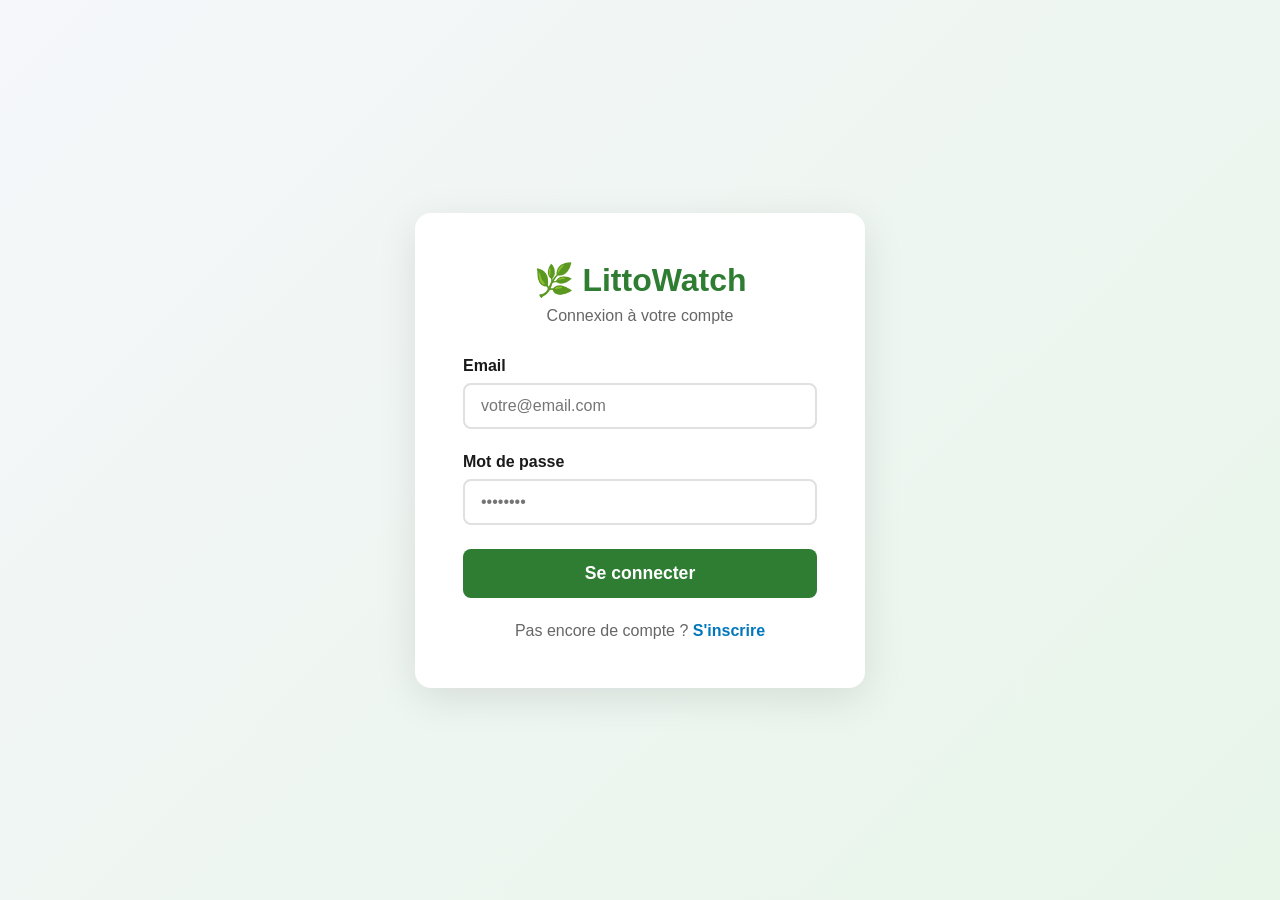
<file: connexion.html>
<!DOCTYPE html>
<html lang="fr">
<head>
    <meta charset="UTF-8">
    <meta name="viewport" content="width=device-width, initial-scale=1.0">
    <title>Connexion - LittoWatch</title>
    <style>
        :root {
            --vert-mangrove: #2E7D32;
            --bleu-ocean: #0277BD;
            --blanc: #FFFFFF;
            --gris-clair: #F5F7FA;
            --texte: #1A1A1A;
        }

        * { margin: 0; padding: 0; box-sizing: border-box; }

        body {
            font-family: 'Segoe UI', Roboto, sans-serif;
            background: linear-gradient(135deg, var(--gris-clair) 0%, #E8F5E9 100%);
            min-height: 100vh;
            display: flex;
            align-items: center;
            justify-content: center;
        }

        .auth-container {
            background: var(--blanc);
            padding: 3rem;
            border-radius: 16px;
            box-shadow: 0 10px 40px rgba(0,0,0,0.1);
            width: 100%;
            max-width: 450px;
        }

        .auth-logo {
            text-align: center;
            margin-bottom: 2rem;
        }

        .auth-logo h1 {
            color: var(--vert-mangrove);
            font-size: 2rem;
        }

        .auth-logo p {
            color: #666;
            margin-top: 0.5rem;
        }

        .form-group {
            margin-bottom: 1.5rem;
        }

        .form-group label {
            display: block;
            font-weight: 600;
            margin-bottom: 0.5rem;
            color: var(--texte);
        }

        .form-group input {
            width: 100%;
            padding: 12px 16px;
            border: 2px solid #e0e0e0;
            border-radius: 8px;
            font-size: 1rem;
            transition: border-color 0.3s;
        }

        .form-group input:focus {
            outline: none;
            border-color: var(--bleu-ocean);
        }

        .btn {
            width: 100%;
            padding: 14px;
            background-color: var(--vert-mangrove);
            color: var(--blanc);
            border: none;
            border-radius: 8px;
            font-size: 1.1rem;
            font-weight: 600;
            cursor: pointer;
            transition: 0.3s;
        }

        .btn:hover {
            background-color: #66BB6A;
        }

        .auth-link {
            text-align: center;
            margin-top: 1.5rem;
            color: #666;
        }

        .auth-link a {
            color: var(--bleu-ocean);
            text-decoration: none;
            font-weight: 600;
        }

        .auth-link a:hover {
            text-decoration: underline;
        }

        .message {
            padding: 12px;
            border-radius: 8px;
            margin-bottom: 1rem;
            display: none;
        }

        .message.error {
            background: #fde8e8;
            color: #c62828;
            border: 1px solid #ef9a9a;
            display: block;
        }

        .message.success {
            background: #e8f5e9;
            color: #2e7d32;
            border: 1px solid #a5d6a7;
            display: block;
        }
    </style>
</head>
<body>
    <div class="auth-container">
        <div class="auth-logo">
            <h1>🌿 LittoWatch</h1>
            <p>Connexion à votre compte</p>
        </div>

        <div id="message" class="message"></div>

        <form id="connexion-form">
            <div class="form-group">
                <label for="email">Email</label>
                <input type="email" id="email" placeholder="votre@email.com" required>
            </div>
            <div class="form-group">
                <label for="mot_de_passe">Mot de passe</label>
                <input type="password" id="mot_de_passe" placeholder="••••••••" required>
            </div>
            <button type="submit" class="btn">Se connecter</button>
        </form>

        <p class="auth-link">
            Pas encore de compte ? <a href="inscription.html">S'inscrire</a>
        </p>
    </div>

    <script>
        const API_URL = 'https://litto-watch-api.onrender.com';

        document.getElementById('connexion-form').addEventListener('submit', async (e) => {
            e.preventDefault();

            const email = document.getElementById('email').value;
            const mot_de_passe = document.getElementById('mot_de_passe').value;
            const message = document.getElementById('message');

            try {
                const response = await fetch(`${API_URL}/auth/connexion`, {
                    method: 'POST',
                    headers: { 'Content-Type': 'application/json' },
                    body: JSON.stringify({ email, mot_de_passe })
                });

                const data = await response.json();

                if (response.ok) {
                    // Stocker le token
                    localStorage.setItem('token', data.token);
                    localStorage.setItem('utilisateur', JSON.stringify(data));
                    
                    message.className = 'message success';
                    message.textContent = 'Connexion réussie ! Redirection...';
                    
                    // Rediriger vers le tableau de bord
                    setTimeout(() => {
                        window.location.href = 'dashboard.html';
                    }, 1000);
                } else {
                    message.className = 'message error';
                    message.textContent = data.detail || 'Erreur de connexion';
                }
            } catch (error) {
                message.className = 'message error';
                message.textContent = 'Impossible de contacter le serveur';
            }
        });
    </script>
</body>
</html>
</file>
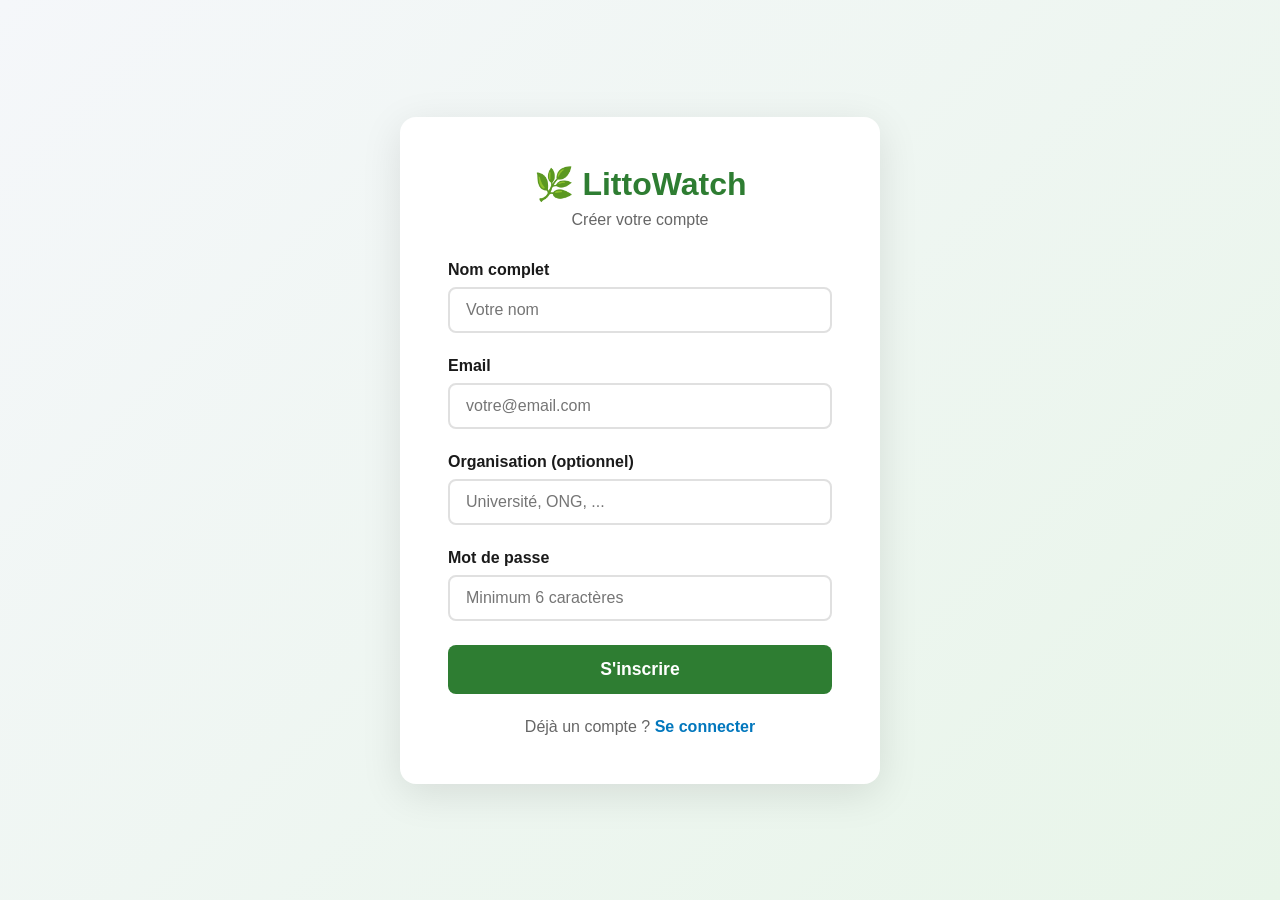
<file: inscription.html>
<!DOCTYPE html>
<html lang="fr">
<head>
    <meta charset="UTF-8">
    <meta name="viewport" content="width=device-width, initial-scale=1.0">
    <title>Inscription - LittoWatch</title>
    <style>
        :root {
            --vert-mangrove: #2E7D32;
            --bleu-ocean: #0277BD;
            --blanc: #FFFFFF;
            --gris-clair: #F5F7FA;
            --texte: #1A1A1A;
        }

        * { margin: 0; padding: 0; box-sizing: border-box; }

        body {
            font-family: 'Segoe UI', Roboto, sans-serif;
            background: linear-gradient(135deg, var(--gris-clair) 0%, #E8F5E9 100%);
            min-height: 100vh;
            display: flex;
            align-items: center;
            justify-content: center;
        }

        .auth-container {
            background: var(--blanc);
            padding: 3rem;
            border-radius: 16px;
            box-shadow: 0 10px 40px rgba(0,0,0,0.1);
            width: 100%;
            max-width: 480px;
        }

        .auth-logo {
            text-align: center;
            margin-bottom: 2rem;
        }

        .auth-logo h1 {
            color: var(--vert-mangrove);
            font-size: 2rem;
        }

        .auth-logo p {
            color: #666;
            margin-top: 0.5rem;
        }

        .form-group {
            margin-bottom: 1.5rem;
        }

        .form-group label {
            display: block;
            font-weight: 600;
            margin-bottom: 0.5rem;
            color: var(--texte);
        }

        .form-group input {
            width: 100%;
            padding: 12px 16px;
            border: 2px solid #e0e0e0;
            border-radius: 8px;
            font-size: 1rem;
            transition: border-color 0.3s;
        }

        .form-group input:focus {
            outline: none;
            border-color: var(--bleu-ocean);
        }

        .btn {
            width: 100%;
            padding: 14px;
            background-color: var(--vert-mangrove);
            color: var(--blanc);
            border: none;
            border-radius: 8px;
            font-size: 1.1rem;
            font-weight: 600;
            cursor: pointer;
            transition: 0.3s;
        }

        .btn:hover {
            background-color: #66BB6A;
        }

        .auth-link {
            text-align: center;
            margin-top: 1.5rem;
            color: #666;
        }

        .auth-link a {
            color: var(--bleu-ocean);
            text-decoration: none;
            font-weight: 600;
        }

        .auth-link a:hover {
            text-decoration: underline;
        }

        .message {
            padding: 12px;
            border-radius: 8px;
            margin-bottom: 1rem;
            display: none;
        }

        .message.error {
            background: #fde8e8;
            color: #c62828;
            border: 1px solid #ef9a9a;
            display: block;
        }

        .message.success {
            background: #e8f5e9;
            color: #2e7d32;
            border: 1px solid #a5d6a7;
            display: block;
        }
    </style>
</head>
<body>
    <div class="auth-container">
        <div class="auth-logo">
            <h1>🌿 LittoWatch</h1>
            <p>Créer votre compte</p>
        </div>

        <div id="message" class="message"></div>

        <form id="inscription-form">
            <div class="form-group">
                <label for="nom">Nom complet</label>
                <input type="text" id="nom" placeholder="Votre nom" required>
            </div>
            <div class="form-group">
                <label for="email">Email</label>
                <input type="email" id="email" placeholder="votre@email.com" required>
            </div>
            <div class="form-group">
                <label for="organisation">Organisation (optionnel)</label>
                <input type="text" id="organisation" placeholder="Université, ONG, ...">
            </div>
            <div class="form-group">
                <label for="mot_de_passe">Mot de passe</label>
                <input type="password" id="mot_de_passe" placeholder="Minimum 6 caractères" minlength="6" required>
            </div>
            <button type="submit" class="btn">S'inscrire</button>
        </form>

        <p class="auth-link">
            Déjà un compte ? <a href="connexion.html">Se connecter</a>
        </p>
    </div>

    <script>
        const API_URL = 'https://litto-watch-api.onrender.com';

        document.getElementById('inscription-form').addEventListener('submit', async (e) => {
            e.preventDefault();

            const nom = document.getElementById('nom').value;
            const email = document.getElementById('email').value;
            const organisation = document.getElementById('organisation').value;
            const mot_de_passe = document.getElementById('mot_de_passe').value;
            const message = document.getElementById('message');

            try {
                const response = await fetch(`${API_URL}/auth/inscription`, {
                    method: 'POST',
                    headers: { 'Content-Type': 'application/json' },
                    body: JSON.stringify({ nom, email, mot_de_passe, organisation })
                });

                const data = await response.json();

                if (response.ok) {
                    localStorage.setItem('token', data.token);
                    localStorage.setItem('utilisateur', JSON.stringify(data));
                    
                    message.className = 'message success';
                    message.textContent = 'Compte créé ! Redirection...';
                    
                    setTimeout(() => {
                        window.location.href = 'dashboard.html';
                    }, 1000);
                } else {
                    message.className = 'message error';
                    message.textContent = data.detail || 'Erreur lors de l\'inscription';
                }
            } catch (error) {
                message.className = 'message error';
                message.textContent = 'Impossible de contacter le serveur';
            }
        });
    </script>
</body>
</html>
</file>
